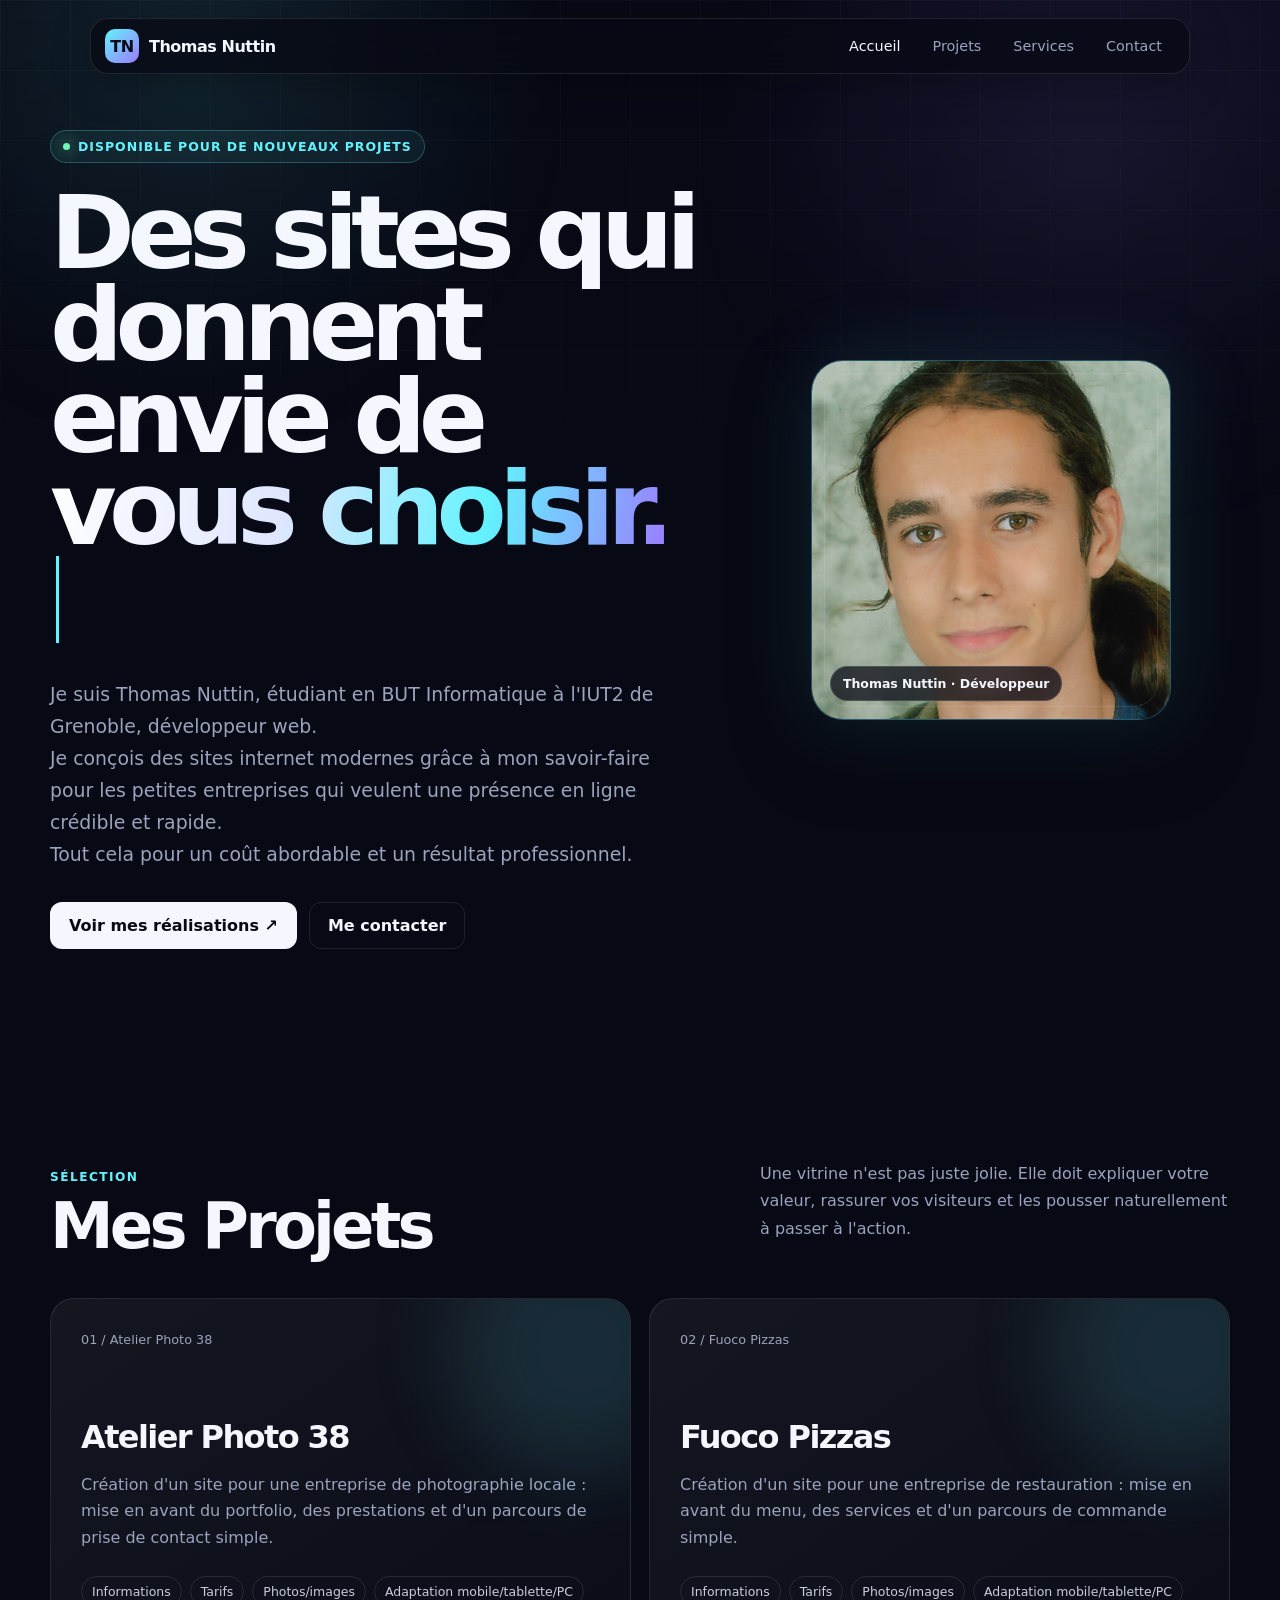
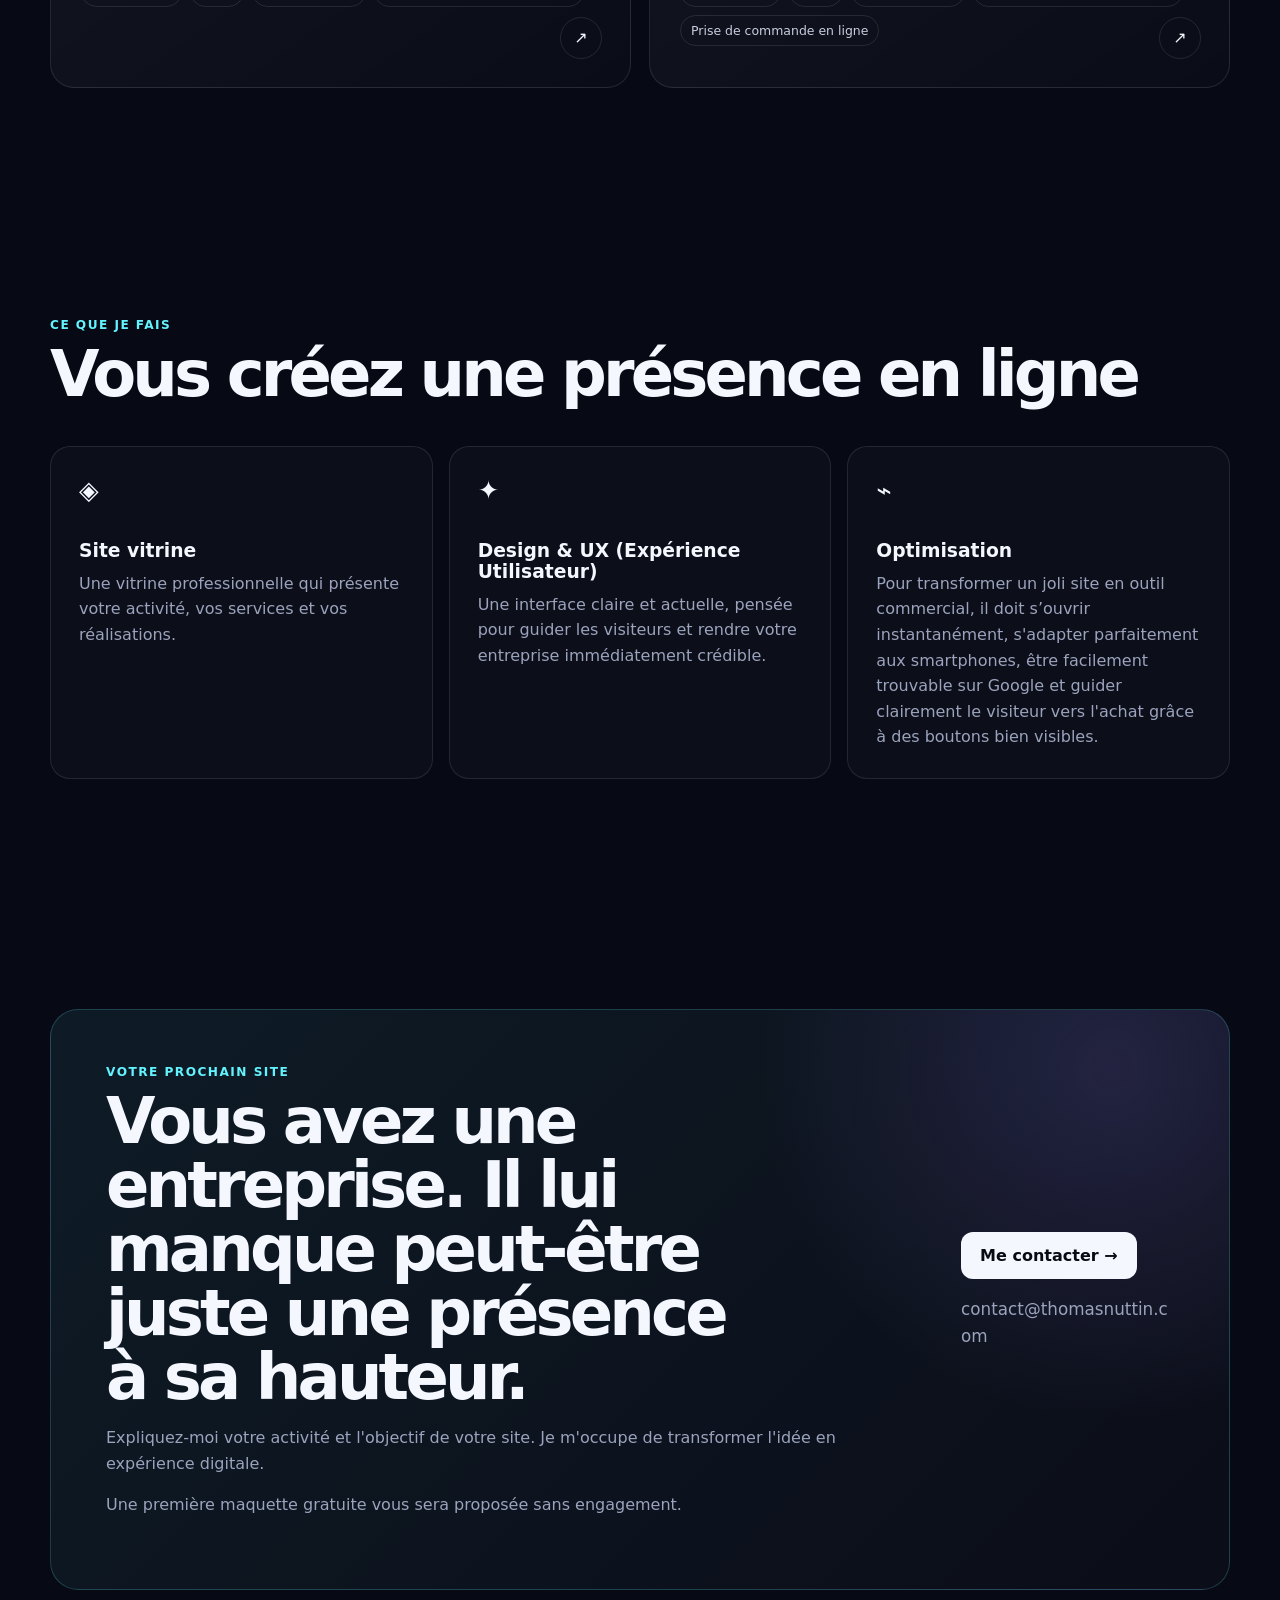
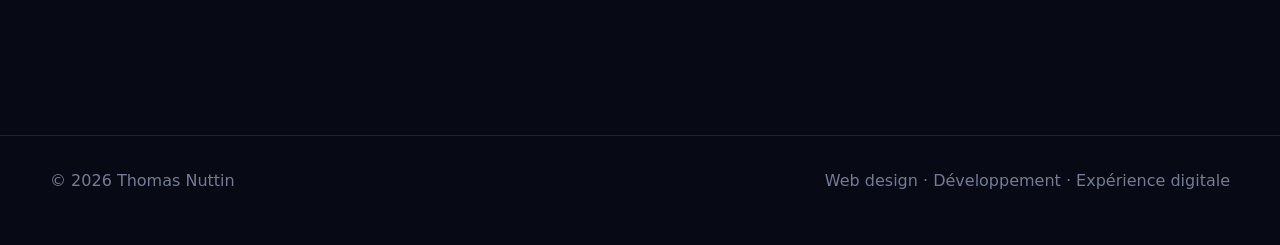
<file: index.html>
<!DOCTYPE html>
<html lang="fr">
<head>
    <meta charset="UTF-8">
    <meta name="viewport" content="width=device-width, initial-scale=1.0">

    <meta
        name="description"
        content="Portfolio de Thomas Nuttin — Développeur Web"
    >

    <title>Thomas Nuttin — Développeur Web</title>

    <link rel="stylesheet" href="style.css">
</head>

<body>

    <!-- =========================
         NAVIGATION
    ========================== -->

    <nav class="nav">

        <a class="brand" href="#accueil">
            <span class="mark">TN</span>
            <span>Thomas Nuttin</span>
        </a>

        <div class="links">

            <a href="#accueil">Accueil</a>

            <a href="#projets">Projets</a>

            <a href="#services">Services</a>

            <a href="#contact">Contact</a>

        </div>

        <button
            class="menu-toggle"
            type="button"
            aria-label="Ouvrir le menu"
            aria-expanded="false"
        >
            ☰
        </button>

    </nav>


    <main>

        <!-- =========================
             ACCUEIL
        ========================== -->

        <section id="accueil" class="hero wrap">

            <div class="hero-grid">

                <div class="reveal">

                    <span class="eyebrow">
                        <span class="dot"></span>
                        Disponible pour de nouveaux projets
                    </span>

                    <h1>
                        Des sites qui donnent envie de
                        <span class="gradient">
                            vous choisir.
                        </span>
                        <span class="cursor"></span>
                    </h1>

                    <p class="lead">
                        Je suis Thomas Nuttin, étudiant en BUT Informatique à l'IUT2 de Grenoble, développeur web. <br>
                        Je conçois des sites internet modernes grâce à mon savoir-faire
                        pour les petites entreprises qui veulent une présence
                        en ligne crédible et rapide. <br>
                        Tout cela pour un coût abordable et un résultat professionnel.
                    </p>

                    <div class="actions">

                        <a
                            class="btn primary"
                            href="#projets"
                        >
                            Voir mes réalisations ↗
                        </a>

                        <a
                            class="btn"
                            href="#contact"
                        >
                            Me contacter
                        </a>

                    </div>

                </div>


                <!-- PHOTO -->

                <div class="profile-photo reveal">

                    <img
                        src="moi.jpg"
                        alt="Photo de Thomas Nuttin"
                    >

                    <span class="profile-label">
                        Thomas Nuttin · Développeur
                    </span>

                </div>

            </div>

        </section>


        <!-- =========================
             PROJETS
        ========================== -->

        <section
            id="projets"
            class="section wrap"
        >

            <div class="section-head reveal">

                <div>

                    <div class="kicker">
                        Sélection
                    </div>

                    <h2>
                        Mes Projets
                    </h2>

                </div>

                <p class="section-intro">
                    Une vitrine n'est pas juste jolie.
                    Elle doit expliquer votre valeur, rassurer
                    vos visiteurs et les pousser naturellement
                    à passer à l'action.
                </p>

            </div>


            <div class="projects">

                <article
                    class="project reveal"
                    style="--glow:#63f3ff"
                >

                    <span class="number">
                        01 / Atelier Photo 38
                    </span>

                    <h3>
                        Atelier Photo 38
                    </h3>

                    <p>
                        Création d'un site pour une entreprise de photographie locale : mise en avant
                        du portfolio, des prestations et d'un parcours de prise de contact simple.
                    </p>

                    <div class="tags">

                        <span class="tag">
                            Informations
                        </span>

                        <span class="tag">
                            Tarifs
                        </span>

                        <span class="tag">
                            Photos/images
                        </span>

                        <span class="tag">
                            Adaptation mobile/tablette/PC
                        </span>

                    </div>

                    <span class="arrow">
                        <a href="https://atelier-photo38.fr/wp/" target="_blank" rel="noopener noreferrer">↗</a>
                    </span>

                </article>

                <article
                    class="project reveal"
                    style="--glow:#63f3ff"
                >

                    <span class="number">
                        02 / Fuoco Pizzas
                    </span>

                    <h3>
                        Fuoco Pizzas
                    </h3>

                    <p>
                        Création d'un site pour une entreprise de restauration : mise en avant
                        du menu, des services et d'un parcours de commande simple.
                    </p>

                    <div class="tags">

                        <span class="tag">
                            Informations
                        </span>

                        <span class="tag">
                            Tarifs
                        </span>

                        <span class="tag">
                            Photos/images
                        </span>

                        <span class="tag">
                            Adaptation mobile/tablette/PC
                        </span>

                        <span class="tag">
                            Prise de commande en ligne
                        </span>

                    </div>

                    <span class="arrow">
                        <a href="https://fuocopizzas.fr/" target="_blank" rel="noopener noreferrer">↗</a>
                    </span>

                </article>

            </div>

        </section>


        <!-- =========================
             SERVICES
        ========================== -->

        <section
            id="services"
            class="section wrap"
        >

            <div class="section-head reveal">

                <div>

                    <div class="kicker">
                        Ce que je fais
                    </div>

                    <h2>
                        Vous créez une présence en ligne
                    </h2>

                </div>

            </div>


            <div class="services">

                <article class="service reveal">

                    <div class="icon">
                        ◈
                    </div>

                    <h3>
                        Site vitrine
                    </h3>

                    <p>
                        Une vitrine professionnelle qui présente
                        votre activité, vos services et vos réalisations.
                    </p>

                </article>


                <article class="service reveal">

                    <div class="icon">
                        ✦
                    </div>

                    <h3>
                        Design & UX (Expérience Utilisateur)
                    </h3>

                    <p>
                        Une interface claire et actuelle,
                        pensée pour guider les visiteurs
                        et rendre votre entreprise immédiatement
                        crédible.
                    </p>

                </article>


                <article class="service reveal">

                    <div class="icon">
                        ⌁
                    </div>

                    <h3>
                        Optimisation
                    </h3>

                    <p>
                        Pour transformer un joli site en outil commercial, 
                        il doit s’ouvrir instantanément, 
                        s'adapter parfaitement aux smartphones, 
                        être facilement trouvable sur Google 
                        et guider clairement le visiteur vers l'achat
                         grâce à des boutons bien visibles.
                    </p>

                </article>

            </div>

        </section>


        <!-- =========================
             CONTACT
        ========================== -->

        <section
            id="contact"
            class="section wrap"
        >

            <div class="contact reveal">

                <div>

                    <div class="kicker">
                        Votre prochain site
                    </div>

                    <h2>
                        Vous avez une entreprise.
                        Il lui manque peut-être juste
                        une présence à sa hauteur.
                    </h2>

                    <p>
                        Expliquez-moi votre activité et
                        l'objectif de votre site.
                        Je m'occupe de transformer l'idée
                        en expérience digitale.
                    </p>

                    <p>
                        Une première maquette gratuite vous sera proposée sans engagement.
                    </p>

                </div>


                <div>

                    <a
                        class="btn primary"
                        href="mailto:contact@thomasnuttin.com"
                    >
                        Me contacter →
                    </a>

                    <p class="email">
                        contact@thomasnuttin.com
                    </p>

                </div>

            </div>

        </section>

    </main>


    <!-- =========================
         FOOTER
    ========================== -->

    <footer>

        <div class="wrap footer-row">

            <span>
                © 2026 Thomas Nuttin
            </span>

            <span>
                Web design · Développement · Expérience digitale
            </span>

        </div>

    </footer>


    <script src="script.js"></script>

</body>
</html>
</file>
<file: style.css>
:root {
    --bg: #070914;
    --surface: #0d1020;
    --text: #f5f7ff;
    --muted: #9ba3bd;
    --line: rgba(255,255,255,.1);

    --cyan: #63f3ff;
    --violet: #9b7cff;
    --pink: #ff67c7;
    --green: #72f6b5;

    --shadow: 0 25px 80px rgba(0,0,0,.35);
}

* {
    box-sizing: border-box;
}

html {
    scroll-behavior: smooth;
}

body {
    margin: 0;
    background: var(--bg);
    color: var(--text);

    font-family:
        Inter,
        ui-sans-serif,
        system-ui,
        -apple-system,
        BlinkMacSystemFont,
        "Segoe UI",
        sans-serif;

    overflow-x: hidden;
}

body::before {
    content: "";

    position: fixed;
    inset: 0;

    pointer-events: none;

    background:
        radial-gradient(
            circle at 15% 10%,
            rgba(99,243,255,.12),
            transparent 28%
        ),
        radial-gradient(
            circle at 85% 18%,
            rgba(155,124,255,.14),
            transparent 30%
        ),
        linear-gradient(
            rgba(255,255,255,.025) 1px,
            transparent 1px
        ),
        linear-gradient(
            90deg,
            rgba(255,255,255,.025) 1px,
            transparent 1px
        );

    background-size:
        auto,
        auto,
        70px 70px,
        70px 70px;

    mask-image:
        linear-gradient(
            to bottom,
            black,
            transparent 75%
        );

    z-index: -1;
}

a {
    color: inherit;
    text-decoration: none;
}

.wrap {
    width: min(
        1180px,
        calc(100% - 40px)
    );

    margin: auto;
}


/* =========================
   NAVIGATION
========================= */

.nav {
    position: fixed;

    top: 18px;
    left: 50%;

    transform: translateX(-50%);

    width: min(
        1100px,
        calc(100% - 28px)
    );

    z-index: 20;

    border: 1px solid var(--line);

    background:
        rgba(7,9,20,.72);

    backdrop-filter: blur(18px);

    border-radius: 18px;

    padding: 10px 14px;

    display: flex;

    align-items: center;

    justify-content: space-between;

    box-shadow:
        0 10px 40px rgba(0,0,0,.25);
}

.brand {
    display: flex;

    gap: 10px;

    align-items: center;

    font-weight: 800;

    letter-spacing: -.03em;
}

.mark {
    width: 34px;
    height: 34px;

    border-radius: 10px;

    display: grid;
    place-items: center;

    background:
        linear-gradient(
            135deg,
            var(--cyan),
            var(--violet)
        );

    color: #080a15;

    font-weight: 900;
}

.links {
    display: flex;
    gap: 6px;
}

.links a {
    padding: 9px 13px;

    border-radius: 10px;

    color: var(--muted);

    font-size: .9rem;

    transition: .25s;
}

.links a:hover {
    color: var(--text);

    background:
        rgba(255,255,255,.06);
}

.menu-toggle {
    display: none;

    width: 42px;
    height: 42px;

    border: 1px solid var(--line);

    border-radius: 12px;

    background:
        rgba(255,255,255,.04);

    color: var(--text);

    font-size: 1.25rem;

    cursor: pointer;
}


/* =========================
   HERO
========================= */

.hero {
    min-height: 100vh;

    display: grid;

    align-items: center;

    padding:
        130px
        0
        80px;
}

.hero-grid {
    display: grid;

    grid-template-columns:
        1.15fr
        .85fr;

    gap: 55px;

    align-items: center;
}

.eyebrow {
    display: inline-flex;

    align-items: center;

    gap: 8px;

    padding:
        8px
        12px;

    border:
        1px solid
        rgba(99,243,255,.25);

    border-radius: 999px;

    background:
        rgba(99,243,255,.06);

    color: var(--cyan);

    font-size: .78rem;

    font-weight: 700;

    letter-spacing: .08em;

    text-transform: uppercase;
}

.dot {
    width: 7px;
    height: 7px;

    background: var(--green);

    border-radius: 50%;

    box-shadow:
        0 0 16px var(--green);
}

h1 {
    font-size:
        clamp(
            3.3rem,
            8vw,
            7rem
        );

    line-height: .9;

    letter-spacing: -.075em;

    margin: 24px 0;
}

.gradient {
    background:
        linear-gradient(
            100deg,
            #fff 0%,
            #dfe6ff 38%,
            var(--cyan) 70%,
            var(--violet)
        );

    -webkit-background-clip: text;
    background-clip: text;

    color: transparent;
}

.lead {
    font-size: 1.18rem;

    line-height: 1.7;

    color: var(--muted);

    max-width: 650px;
}

.actions {
    display: flex;

    gap: 12px;

    margin-top: 32px;

    flex-wrap: wrap;
}

.btn {
    border:
        1px solid
        var(--line);

    padding:
        13px
        18px;

    border-radius: 12px;

    font-weight: 800;

    transition: .25s;

    display: inline-flex;

    align-items: center;

    gap: 9px;
}

.btn.primary {
    background: var(--text);

    color: #090b14;

    border-color: transparent;
}

.btn:hover {
    transform:
        translateY(-3px);

    border-color:
        rgba(99,243,255,.4);
}

.btn.primary:hover {
    box-shadow:
        0 0 35px
        rgba(99,243,255,.25);
}


/* =========================
   PHOTO
========================= */

.profile-photo {
    position: relative;

    width: min(
        100%,
        360px
    );

    aspect-ratio: 1 / 1;

    margin: auto;

    border-radius: 32px;

    overflow: hidden;

    border:
        1px solid
        rgba(99,243,255,.3);

    background:
        linear-gradient(
            145deg,
            #151b34,
            #080b16
        );

    box-shadow:
        0 0 80px
        rgba(99,243,255,.13),
        var(--shadow);
}

.profile-photo::before {
    content: "";

    position: absolute;

    inset: 12px;

    border:
        1px solid
        rgba(255,255,255,.1);

    border-radius: 24px;

    z-index: 1;

    pointer-events: none;
}

.profile-photo img {
    width: 100%;
    height: 100%;

    display: block;

    object-fit: cover;
}

.profile-label {
    position: absolute;

    left: 18px;
    bottom: 18px;

    z-index: 2;

    padding:
        9px
        12px;

    border:
        1px solid
        rgba(255,255,255,.14);

    border-radius: 999px;

    background:
        rgba(7,9,20,.72);

    backdrop-filter:
        blur(12px);

    font-size: .78rem;

    font-weight: 800;
}


/* =========================
   SECTIONS
========================= */

.section {
    padding: 115px 0;
}

.section-head {
    display: flex;

    justify-content: space-between;

    gap: 30px;

    align-items: end;

    margin-bottom: 40px;
}

.kicker {
    color: var(--cyan);

    font-weight: 800;

    text-transform: uppercase;

    letter-spacing: .12em;

    font-size: .76rem;
}

.section h2 {
    font-size:
        clamp(
            2.3rem,
            5vw,
            4.5rem
        );

    line-height: 1;

    margin:
        10px
        0
        0;

    letter-spacing: -.06em;
}

.section-intro {
    max-width: 470px;

    color: var(--muted);

    line-height: 1.7;
}


/* =========================
   PROJECTS
========================= */

.projects {
    display: grid;

    grid-template-columns:
        repeat(2, 1fr);

    gap: 18px;
}

.project {
    min-height: 390px;

    padding: 30px;

    border:
        1px solid
        var(--line);

    border-radius: 24px;

    background:
        linear-gradient(
            145deg,
            rgba(255,255,255,.055),
            rgba(255,255,255,.015)
        );

    position: relative;

    overflow: hidden;

    transition: .35s;
}

.project:hover {
    transform:
        translateY(-7px);

    border-color:
        rgba(99,243,255,.35);

    box-shadow:
        var(--shadow);
}

.project::before {
    content: "";

    position: absolute;

    width: 260px;
    height: 260px;

    border-radius: 50%;

    background:
        var(--glow);

    filter:
        blur(45px);

    opacity: .12;

    right: -80px;
    top: -80px;
}

.number {
    color: var(--muted);

    font-size: .8rem;
}

.project h3 {
    font-size: 2rem;

    letter-spacing: -.05em;

    margin:
        70px
        0
        12px;
}

.project p {
    color: var(--muted);

    line-height: 1.65;

    max-width: 520px;
}

.tags {
    display: flex;

    gap: 8px;

    flex-wrap: wrap;

    margin-top: 25px;
}

.tag {
    padding:
        7px
        10px;

    border:
        1px solid
        var(--line);

    border-radius: 999px;

    color: #c8cee0;

    font-size: .78rem;
}

.project .arrow {
    position: absolute;

    right: 28px;
    bottom: 28px;

    width: 42px;
    height: 42px;

    border:
        1px solid
        var(--line);

    border-radius: 50%;

    display: grid;

    place-items: center;
}


/* =========================
   SERVICES
========================= */

.services {
    display: grid;

    grid-template-columns:
        repeat(3, 1fr);

    gap: 16px;
}

.service {
    padding: 28px;

    border:
        1px solid
        var(--line);

    border-radius: 20px;

    background:
        rgba(255,255,255,.025);
}

.icon {
    font-size: 1.6rem;

    margin-bottom: 35px;
}

.service h3 {
    margin:
        0
        0
        10px;
}

.service p {
    color: var(--muted);

    line-height: 1.6;

    margin: 0;
}


/* =========================
   CONTACT
========================= */

.contact {
    border:
        1px solid
        rgba(99,243,255,.2);

    border-radius: 28px;

    padding: 55px;

    background:
        radial-gradient(
            circle at 90% 10%,
            rgba(155,124,255,.16),
            transparent 30%
        ),
        linear-gradient(
            135deg,
            rgba(99,243,255,.08),
            rgba(255,255,255,.02)
        );

    display: flex;

    justify-content: space-between;

    gap: 40px;

    align-items: center;
}

.contact h2 {
    font-size:
        clamp(
            2.2rem,
            5vw,
            4rem
        );

    max-width: 650px;

    margin:
        10px
        0;
}

.contact p {
    color: var(--muted);

    line-height: 1.6;
}

.email {
    font-size: 1.05rem;

    color: var(--cyan);

    word-break: break-all;
}


/* =========================
   FOOTER
========================= */

footer {
    padding:
        35px
        0
        55px;

    color: #737b96;

    border-top:
        1px solid
        var(--line);

    margin-top: 30px;
}

.footer-row {
    display: flex;

    justify-content: space-between;

    gap: 20px;
}


/* =========================
   ANIMATIONS
========================= */

.reveal {
    opacity: 0;

    transform:
        translateY(24px);

    transition:
        .7s ease;
}

.reveal.show {
    opacity: 1;

    transform: none;
}

.cursor {
    display: inline-block;

    width: 3px;

    height: .85em;

    background:
        var(--cyan);

    margin-left: 6px;

    animation:
        blink 1s infinite;
}

@keyframes blink {

    50% {
        opacity: 0;
    }

}


/* =========================
   TABLETTE
========================= */

@media (max-width: 1024px) {

    .wrap {
        width:
            min(
                900px,
                calc(100% - 36px)
            );
    }

    .nav {
        width:
            calc(100% - 32px);
    }

    .hero-grid {
        grid-template-columns:
            1fr 320px;

        gap: 35px;
    }

    .projects {
        grid-template-columns:
            repeat(2, 1fr);
    }

    .services {
        grid-template-columns:
            repeat(2, 1fr);
    }

    .section {
        padding: 95px 0;
    }

    .contact {
        padding: 42px;
    }

}


/* =========================
   MOBILE
========================= */

@media (max-width: 800px) {

    .wrap {
        width:
            min(
                680px,
                calc(100% - 28px)
            );
    }

    .nav {
        top: 10px;

        width:
            calc(100% - 20px);

        padding:
            8px
            10px;
    }

    .brand {
        font-size: .9rem;
    }

    .mark {
        width: 32px;
        height: 32px;
    }

    .menu-toggle {
        display: grid;

        place-items: center;
    }

    .links {
        position: absolute;

        top:
            calc(100% + 8px);

        left: 0;
        right: 0;

        display: flex;

        flex-direction: column;

        gap: 4px;

        padding: 8px;

        border:
            1px solid
            var(--line);

        border-radius: 16px;

        background:
            rgba(7,9,20,.94);

        backdrop-filter:
            blur(18px);

        opacity: 0;

        visibility: hidden;

        transform:
            translateY(-8px);

        transition: .2s ease;
    }

    .nav.open .links {
        opacity: 1;

        visibility: visible;

        transform: none;
    }

    .links a {
        display: block;

        padding:
            13px
            14px;
    }

    .hero-grid {
        grid-template-columns: 1fr;
    }

    .projects,
    .services {
        grid-template-columns: 1fr;
    }

    .hero {
        min-height: auto;

        padding:
            135px
            0
            70px;
    }

    .hero-grid {
        gap: 25px;
    }

    .hero-grid > div:first-child {
        order: 2;
    }

    .profile-photo {
        order: 1;

        width:
            min(
                100%,
                310px
            );
    }

    h1 {
        font-size:
            clamp(
                3rem,
                14vw,
                5rem
            );

        line-height: .92;
    }

    .lead {
        font-size: 1rem;
    }

    .actions {
        display: grid;

        grid-template-columns: 1fr;
    }

    .btn {
        justify-content: center;

        width: 100%;

        min-height: 48px;
    }

    .section-head,
    .contact,
    .footer-row {
        flex-direction: column;

        align-items: flex-start;
    }

    .section {
        padding: 75px 0;
    }

    .section h2 {
        font-size:
            clamp(
                2.2rem,
                11vw,
                3.5rem
            );
    }

    .section-intro {
        font-size: .95rem;
    }

    .project {
        min-height: 330px;

        padding: 24px;
    }

    .project h3 {
        font-size: 1.7rem;

        margin-top: 55px;
    }

    .service {
        padding: 24px;
    }

    .contact {
        padding:
            30px
            24px;
    }

    .contact h2 {
        font-size:
            clamp(
                2rem,
                10vw,
                3.2rem
            );
    }

    footer {
        font-size: .78rem;
    }

}


/* =========================
   PETITS TELEPHONES
========================= */

@media (max-width: 480px) {

    .wrap {
        width:
            calc(100% - 22px);
    }

    .nav {
        border-radius: 14px;
    }

    .brand span:last-child {
        display: none;
    }

    .hero {
        padding-top: 120px;
    }

    .profile-photo {
        width:
            min(
                100%,
                270px
            );

        border-radius: 26px;
    }

    .profile-label {
        left: 12px;
        bottom: 12px;

        font-size: .68rem;
    }

    .eyebrow {
        font-size: .65rem;

        max-width: 100%;

        white-space: normal;
    }

    .project {
        min-height: 350px;
    }

    .project .arrow {
        right: 20px;
        bottom: 20px;
    }

    .tag {
        font-size: .7rem;
    }

    .contact {
        border-radius: 22px;
    }

    .email {
        font-size: .9rem;

        max-width: 100%;
    }

    .footer-row {
        gap: 8px;
    }

}


/* =========================
   GRANDS ECRANS
========================= */

@media (min-width: 1600px) {

    .wrap {
        width:
            min(
                1320px,
                calc(100% - 80px)
            );
    }

    .hero-grid {
        gap: 100px;
    }

    .section {
        padding: 140px 0;
    }

}


/* =========================
   ACCESSIBILITE
========================= */

@media (prefers-reduced-motion: reduce) {

    html {
        scroll-behavior: auto;
    }

    .reveal {
        opacity: 1;

        transform: none;

        transition: none;
    }

    .cursor {
        animation: none;
    }

}
</file>
